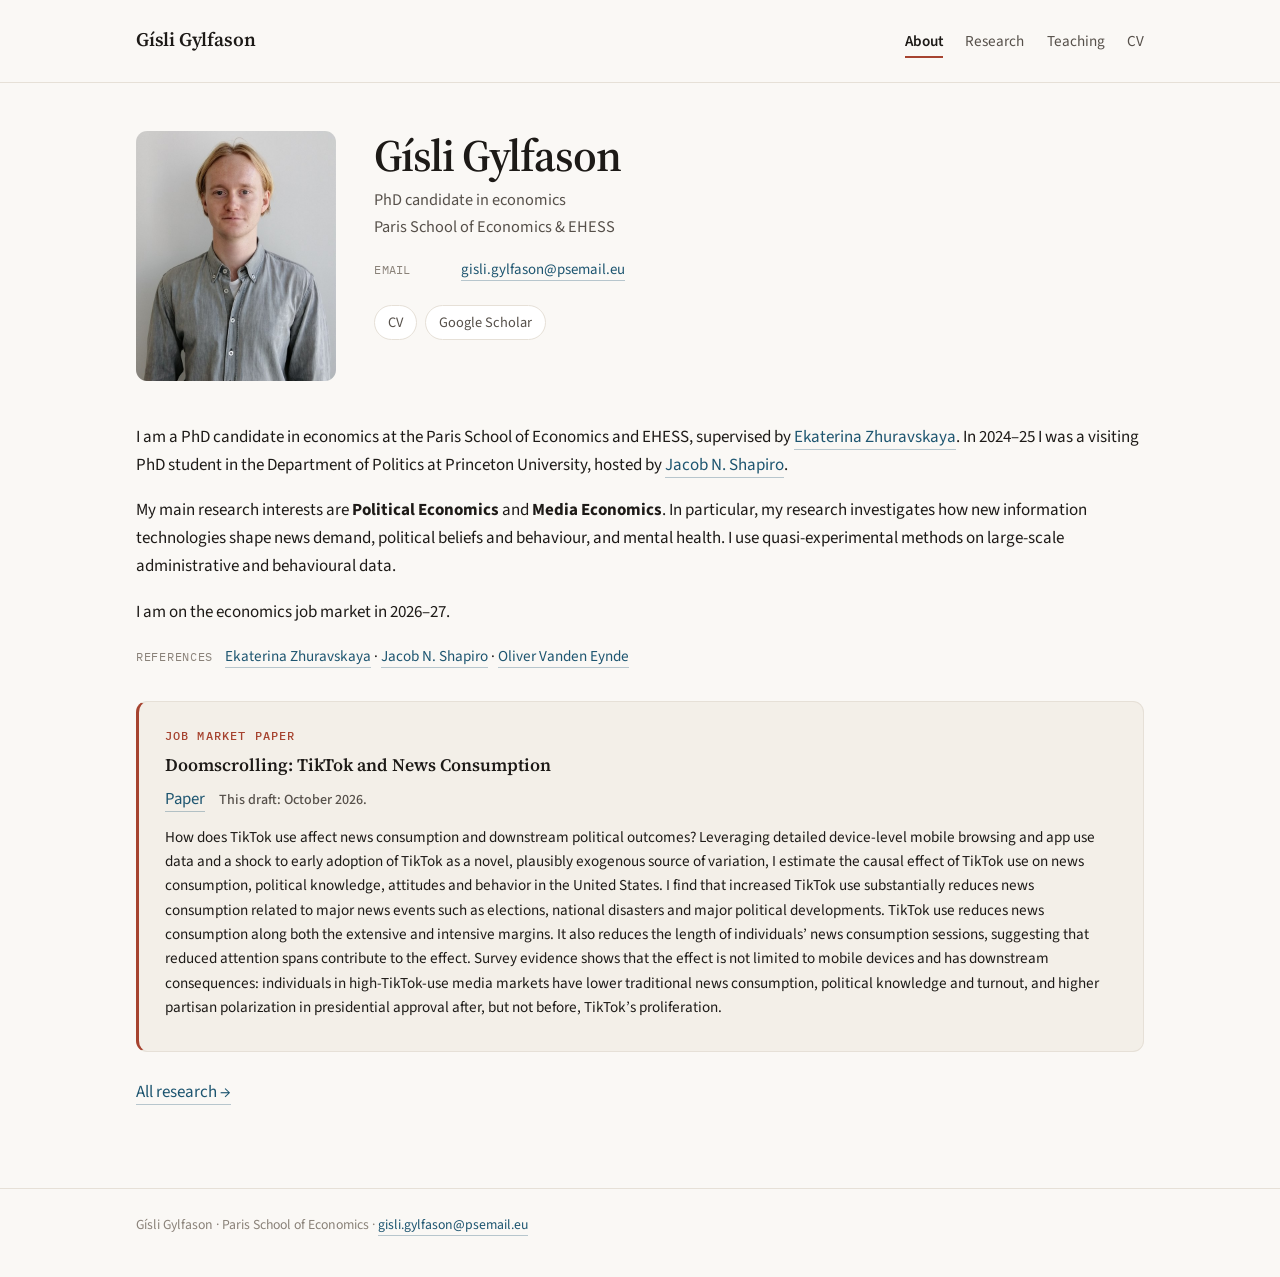
<file: index.html>
<!DOCTYPE html>
<html lang="en">
<head>
<meta charset="utf-8">
<meta name="viewport" content="width=device-width, initial-scale=1">
<title>Gísli Gylfason</title>
<meta name="description" content="Gísli Gylfason is a PhD candidate in economics at the Paris School of Economics and EHESS, working on political economics and media economics.">
<link rel="canonical" href="https://gisligylfason.github.io/">

<!-- Social sharing preview -->
<meta property="og:title" content="Gísli Gylfason">
<meta property="og:description" content="PhD candidate in economics, Paris School of Economics and EHESS. Political economics and media economics.">
<meta property="og:type" content="website">
<meta property="og:url" content="https://gisligylfason.github.io/">
<meta name="twitter:card" content="summary">

<link rel="preconnect" href="https://fonts.googleapis.com">
<link rel="preconnect" href="https://fonts.gstatic.com" crossorigin>
<link href="https://fonts.googleapis.com/css2?family=IBM+Plex+Mono:wght@400;500&family=Source+Sans+3:ital,wght@0,400;0,600;0,700;1,400&family=Source+Serif+4:ital,opsz,wght@0,8..60,400;0,8..60,600;1,8..60,400&display=swap" rel="stylesheet">
<link rel="stylesheet" href="style.css">

<!-- Structured data: tells search engines this page is a person, and which
     person. Only facts already visible on the page. Keep it in step with the
     bio above if the affiliation or interests change. -->
<script type="application/ld+json">
{
  "@context": "https://schema.org",
  "@type": "Person",
  "name": "Gísli Gylfason",
  "givenName": "Gísli",
  "familyName": "Gylfason",
  "url": "https://gisligylfason.github.io/",
  "image": "https://gisligylfason.github.io/assets/photo.jpg",
  "jobTitle": "PhD Candidate in Economics",
  "email": "mailto:gisli.gylfason@psemail.eu",
  "affiliation": [
    { "@type": "Organization", "name": "Paris School of Economics" },
    { "@type": "Organization", "name": "EHESS" }
  ],
  "knowsAbout": ["Political Economics", "Media Economics", "Applied Microeconomics"],
  "sameAs": ["https://scholar.google.com/citations?user=9Wz6pmAAAAAJ"]
}
</script>
</head>
<body>

<header class="masthead">
  <div class="wrap">
    <p class="masthead__name"><a href="index.html">Gísli Gylfason</a></p>
    <nav class="nav">
      <a href="index.html" aria-current="page">About</a>
      <a href="research.html">Research</a>
      <a href="teaching.html">Teaching</a>
      <a href="cv.pdf">CV</a>
    </nav>
  </div>
</header>

<main>
  <div class="wrap">

    <div class="intro">
      <!-- To change the photo, overwrite assets/photo.jpg. Portrait, roughly 3:4 or 4:5. -->
      <img class="intro__photo" src="assets/photo.jpg" alt="Gísli Gylfason" width="168" height="210">

      <div>
        <h1>Gísli Gylfason</h1>
        <p class="intro__role">PhD candidate in economics<br>Paris School of Economics &amp; EHESS</p>

        <ul class="meta-list">
          <li><span class="label">Email</span> <a href="mailto:gisli.gylfason@psemail.eu">gisli.gylfason@psemail.eu</a></li>
        </ul>

        <ul class="linkrow">
          <li><a href="cv.pdf">CV</a></li>
          <li><a href="https://scholar.google.com/citations?user=9Wz6pmAAAAAJ">Google Scholar</a></li>
        </ul>
      </div>
    </div>

    <p>I am a PhD candidate in economics at the Paris School of Economics and EHESS, supervised by
    <a href="https://www.parisschoolofeconomics.com/zhuravskaya-ekaterina/">Ekaterina Zhuravskaya</a>.
    In 2024&ndash;25 I was a visiting PhD student in the Department of Politics at Princeton
    University, hosted by <a href="https://jns.scholar.princeton.edu/">Jacob N. Shapiro</a>.</p>

    <p>My main research interests are <strong>Political Economics</strong> and
    <strong>Media Economics</strong>. In particular, my research investigates how new information
    technologies shape news demand, political beliefs and behaviour, and mental health. I use
    quasi-experimental methods on large-scale administrative and behavioural data.</p>

    <p>I am on the economics job market in 2026&ndash;27.</p>

    <!-- To add a reference, copy one <a> below and edit the name and link. -->
    <p class="refs"><span class="refs__label">References</span>
    <a href="https://www.parisschoolofeconomics.com/zhuravskaya-ekaterina/">Ekaterina Zhuravskaya</a>
    &middot;
    <a href="https://jns.scholar.princeton.edu/">Jacob N. Shapiro</a>
    &middot;
    <a href="https://www.parisschoolofeconomics.eu/en/persons/oliver-vanden-eynde/">Oliver Vanden Eynde</a></p>

    <div class="jmp">
      <p class="jmp__label">Job Market Paper</p>
      <article class="paper">
        <h3 class="paper__title">Doomscrolling: TikTok and News Consumption</h3>
        <ul class="paper__links">
          <li><a href="papers/Doomscrolling_JMP_GYLFASON.pdf">Paper</a></li>
          <li class="paper__draft">This draft: October 2026.</li>
        </ul>
        <p class="paper__abstract">How does TikTok use affect news consumption and downstream political outcomes? Leveraging
          detailed device-level mobile browsing and app use data and a shock to early adoption of
          TikTok as a novel, plausibly exogenous source of variation, I estimate the causal effect of
          TikTok use on news consumption, political knowledge, attitudes and behavior in the United
          States. I find that increased TikTok use substantially reduces news consumption related to
          major news events such as elections, national disasters and major political developments.
          TikTok use reduces news consumption along both the extensive and intensive margins. It also
          reduces the length of individuals&rsquo; news consumption sessions, suggesting that reduced
          attention spans contribute to the effect. Survey evidence shows that the effect is not
          limited to mobile devices and has downstream consequences: individuals in high-TikTok-use
          media markets have lower traditional news consumption, political knowledge and turnout, and
          higher partisan polarization in presidential approval after, but not before,
          TikTok&rsquo;s proliferation.</p>
      </article>
    </div>

    <p style="margin-top:1.6rem"><a href="research.html">All research &rarr;</a></p>

  </div>
</main>

<footer class="foot">
  <div class="wrap">
    <p>Gísli Gylfason &middot; Paris School of Economics &middot; <a href="mailto:gisli.gylfason@psemail.eu">gisli.gylfason@psemail.eu</a></p>
  </div>
</footer>

<!-- Analytics: GoatCounter. No cookies, so no consent banner is needed.
     The data-goatcounter URL must match the site code registered at
     goatcounter.com — if that code changes, change it in all three HTML
     files. Page views are counted by count.js; the custom events
     (CV downloads, abstracts, scroll depth, reference hovers) are in
     analytics.js. Delete both tags to turn tracking off entirely. -->
<script data-goatcounter="https://gisligylfason.goatcounter.com/count"
        async src="https://gc.zgo.at/count.js"></script>
<script src="analytics.js" defer></script>
</body>
</html>
</file>
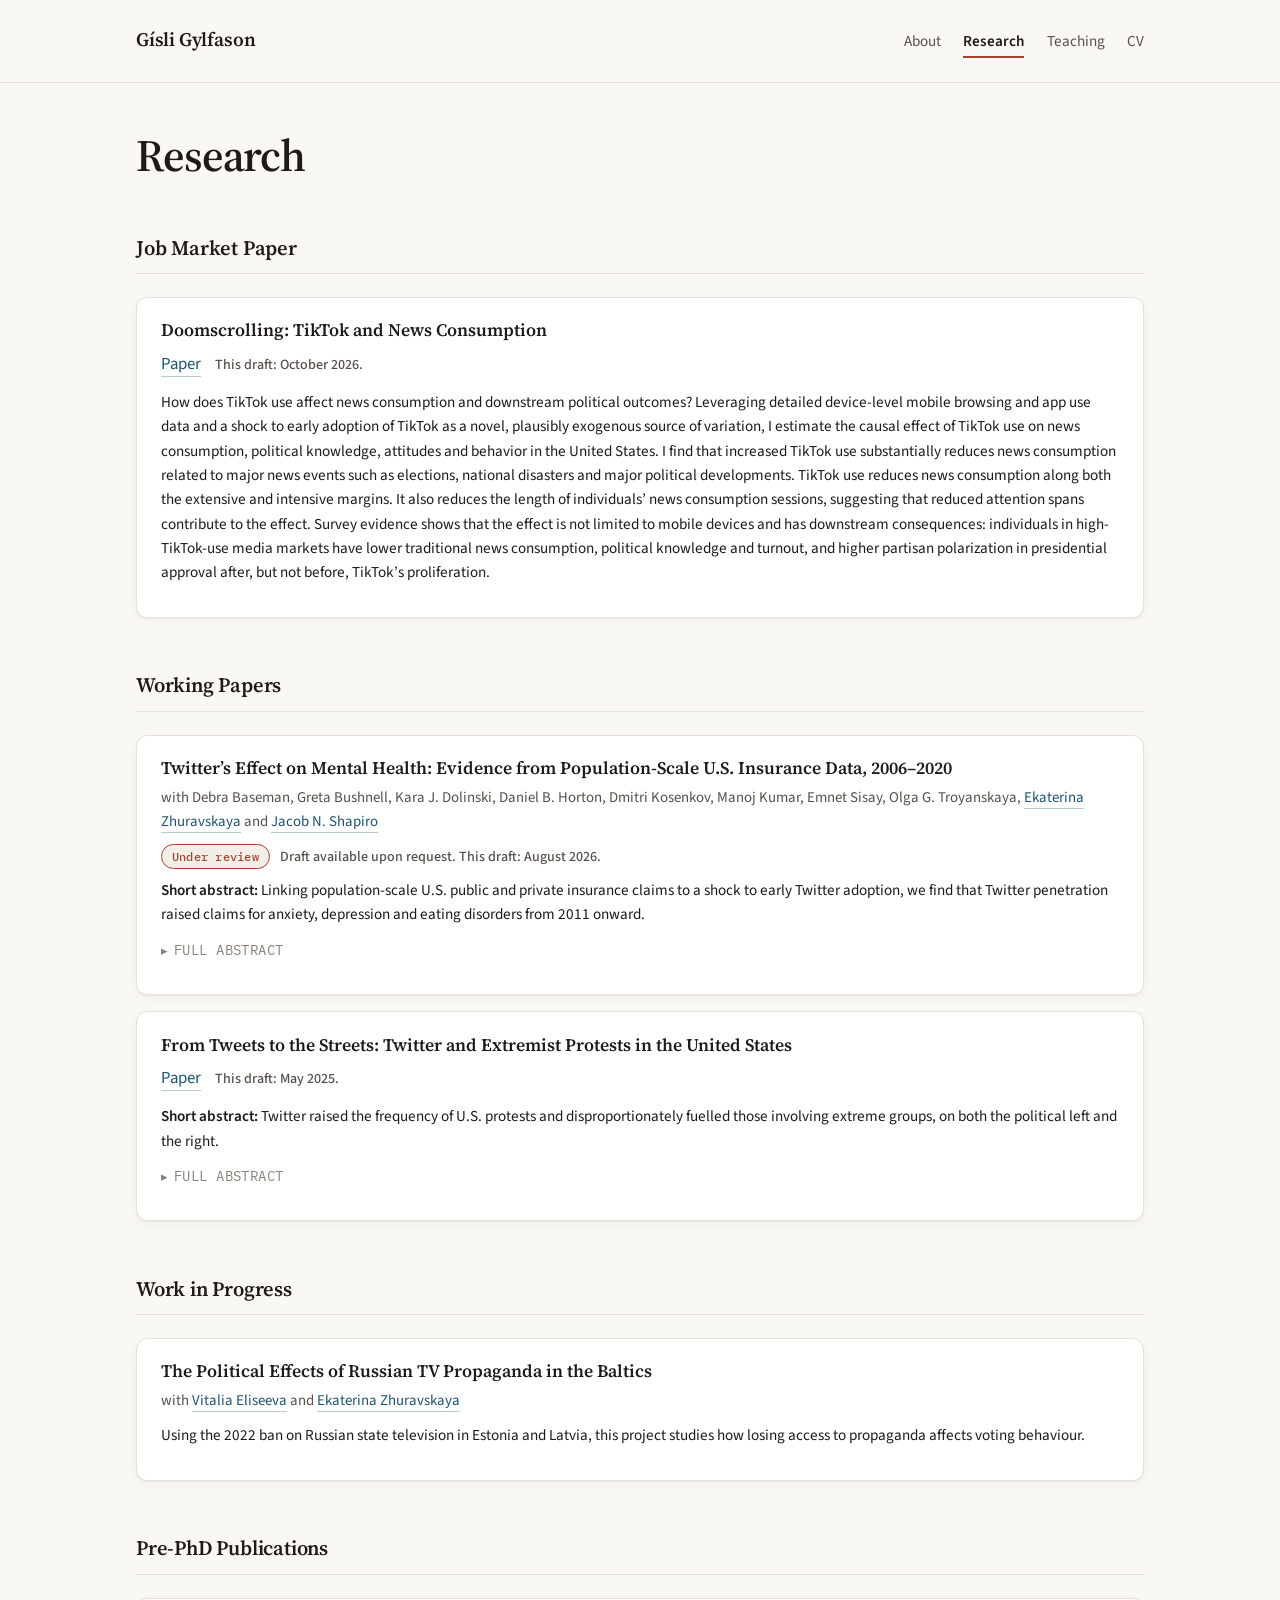
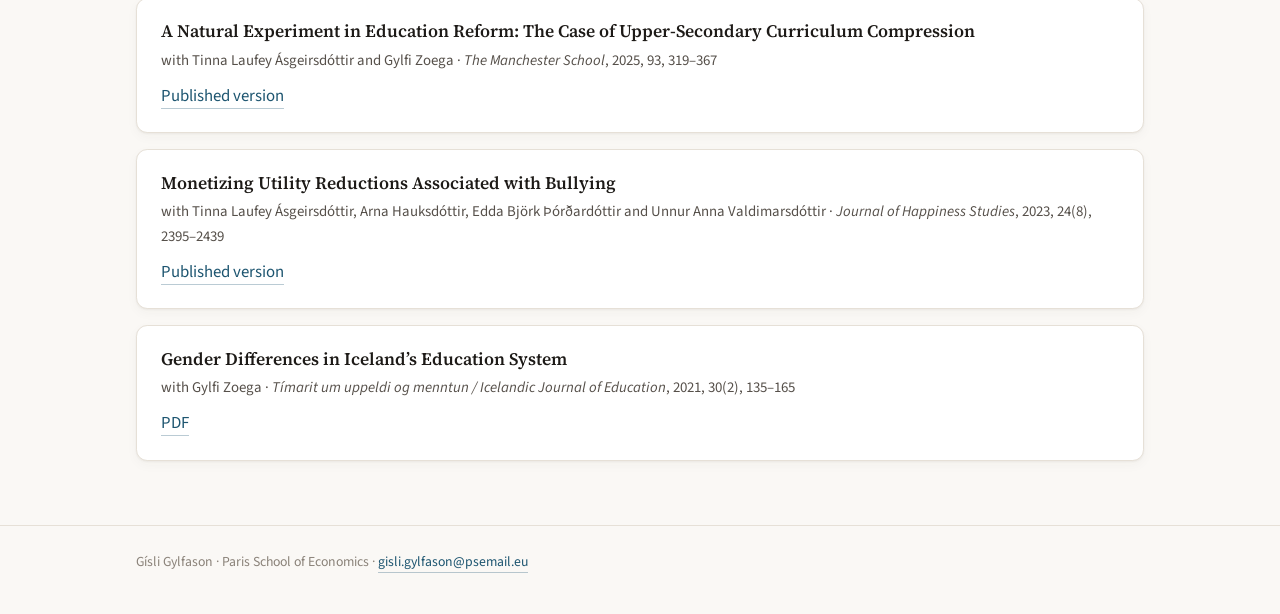
<file: research.html>
<!DOCTYPE html>
<html lang="en">
<head>
<meta charset="utf-8">
<meta name="viewport" content="width=device-width, initial-scale=1">
<title>Research — Gísli Gylfason</title>
<meta name="description" content="Working papers and publications by Gísli Gylfason on political economics and media economics.">
<link rel="canonical" href="https://gisligylfason.github.io/research.html">

<!-- Social sharing preview -->
<meta property="og:title" content="Research — Gísli Gylfason">
<meta property="og:description" content="Working papers and publications on political economics and media economics.">
<meta property="og:type" content="website">
<meta property="og:url" content="https://gisligylfason.github.io/research.html">
<meta name="twitter:card" content="summary">
<link rel="preconnect" href="https://fonts.googleapis.com">
<link rel="preconnect" href="https://fonts.gstatic.com" crossorigin>
<link href="https://fonts.googleapis.com/css2?family=IBM+Plex+Mono:wght@400;500&family=Source+Sans+3:ital,wght@0,400;0,600;0,700;1,400&family=Source+Serif+4:ital,opsz,wght@0,8..60,400;0,8..60,600;1,8..60,400&display=swap" rel="stylesheet">
<link rel="stylesheet" href="style.css">
</head>
<body>

<header class="masthead">
  <div class="wrap">
    <p class="masthead__name"><a href="index.html">Gísli Gylfason</a></p>
    <nav class="nav">
      <a href="index.html">About</a>
      <a href="research.html" aria-current="page">Research</a>
      <a href="teaching.html">Teaching</a>
      <a href="cv.pdf">CV</a>
    </nav>
  </div>
</header>

<main>
  <div class="wrap">

    <h1>Research</h1>

    <!-- =========================================================
         HOW TO ADD A PAPER
         Copy one <article class="paper"> … </article> block below,
         paste it where you want it, and edit the text.
           badge          the pill, e.g. <span class="badge">Under review</span>
           paper__note    the quieter line, e.g. "Draft available upon request."
           paper__summary the short abstract that is always visible
           details        the full abstract, hidden until clicked
           paper__abstract a full abstract shown open, with no short
                          one (used for the job market paper)
         Delete any block you don't need.
         ========================================================= -->

    <h2>Job Market Paper</h2>

    <article class="paper">
      <h3 class="paper__title">Doomscrolling: TikTok and News Consumption</h3>
      <ul class="paper__links">
        <li><a href="papers/Doomscrolling_JMP_GYLFASON.pdf">Paper</a></li>
        <li class="paper__draft">This draft: October 2026.</li>
      </ul>
      <p class="paper__abstract">How does TikTok use affect news consumption and downstream political outcomes? Leveraging
        detailed device-level mobile browsing and app use data and a shock to early adoption of
        TikTok as a novel, plausibly exogenous source of variation, I estimate the causal effect of
        TikTok use on news consumption, political knowledge, attitudes and behavior in the United
        States. I find that increased TikTok use substantially reduces news consumption related to
        major news events such as elections, national disasters and major political developments.
        TikTok use reduces news consumption along both the extensive and intensive margins. It also
        reduces the length of individuals&rsquo; news consumption sessions, suggesting that reduced
        attention spans contribute to the effect. Survey evidence shows that the effect is not
        limited to mobile devices and has downstream consequences: individuals in high-TikTok-use
        media markets have lower traditional news consumption, political knowledge and turnout, and
        higher partisan polarization in presidential approval after, but not before,
        TikTok&rsquo;s proliferation.</p>
    </article>

    <h2>Working Papers</h2>

    <article class="paper">
      <h3 class="paper__title">Twitter&rsquo;s Effect on Mental Health: Evidence from
        Population-Scale U.S. Insurance Data, 2006&ndash;2020</h3>
      <p class="paper__meta">with Debra Baseman, Greta Bushnell, Kara J. Dolinski, Daniel B. Horton,
        Dmitri Kosenkov, Manoj Kumar, Emnet Sisay, Olga G. Troyanskaya,
        <a href="https://www.parisschoolofeconomics.com/zhuravskaya-ekaterina/">Ekaterina Zhuravskaya</a> and
        <a href="https://jns.scholar.princeton.edu/">Jacob N. Shapiro</a></p>
      <p class="paper__note"><span class="badge">Under review</span> Draft available upon request.
        This draft: August 2026.</p>
      <p class="paper__summary"><span class="paper__label">Short abstract:</span> Linking population-scale U.S. public and private insurance claims to
      a shock to early Twitter adoption, we find that Twitter penetration raised claims for anxiety,
      depression and eating disorders from 2011 onward.</p>
      <details>
        <summary>Full abstract</summary>
        <p>Social media may harm mental health, but population-scale causal evidence remains
        limited. Existing studies mostly rely on self-reported outcomes, small samples, and short
        time horizons. We link population-scale health insurance claims across the social media era
        (2006&ndash;2020) to geographic variation in Twitter use. Mental-health claims increase 28%
        more over this period in metropolitan areas with above-median Twitter use. To isolate
        causality we leverage an exogenous shock to Twitter adoption at the 2007 South-by-Southwest
        festival. We estimate that a one-percentage-point increase in metropolitan-area adult
        Twitter use, relative to that year&rsquo;s national average, led to 3.5 additional annual
        claims per 100 insured for anxiety, depression, and eating disorders. The effect remains
        stable between 2011 and 2020, is larger for women and, among the privately insured,
        adolescents. These results suggest social media may harm mental health directly, through
        content, and indirectly, by changing social interactions.</p>
      </details>
    </article>

    <article class="paper">
      <h3 class="paper__title">From Tweets to the Streets: Twitter and Extremist Protests in the
        United States</h3>
      <ul class="paper__links">
        <li><a href="papers/GYLFASON_TweetsStreets_May2025.pdf">Paper</a></li>
        <li class="paper__draft">This draft: May 2025.</li>
      </ul>
      <p class="paper__summary"><span class="paper__label">Short abstract:</span> Twitter raised the frequency of U.S. protests and disproportionately
      fuelled those involving extreme groups, on both the political left and the right.</p>
      <details>
        <summary>Full abstract</summary>
        <p>How does social media affect the composition of political protests in the United States?
        Using early adoption of Twitter as a plausibly exogenous source of variation in county-level
        Twitter penetration, and comprehensive data on protest events, this paper finds that Twitter
        penetration increases the frequency of protests overall, but also radicalizes them. Twitter
        disproportionately fuels protests with participation of &ldquo;extreme&rdquo; groups &mdash;
        groups that are particularly militant, radical, or hateful &mdash; both on the political
        left and right. Survey data suggest that coordination is not the only mechanism:
        county-level Twitter penetration also intensifies opinions, plausibly increasing
        individuals&rsquo; willingness to partake in protests involving extreme groups.</p>
      </details>
    </article>

    <h2>Work in Progress</h2>

    <article class="paper">
      <h3 class="paper__title">The Political Effects of Russian TV Propaganda in the Baltics</h3>
      <p class="paper__meta">with <a href="https://vitaliaeliseeva.github.io/">Vitalia Eliseeva</a> and
        <a href="https://www.parisschoolofeconomics.com/zhuravskaya-ekaterina/">Ekaterina Zhuravskaya</a></p>
      <p class="paper__summary">Using the 2022 ban on Russian state television in Estonia and Latvia,
      this project studies how losing access to propaganda affects voting behaviour.</p>
    </article>

    <h2>Pre-PhD Publications</h2>

    <article class="paper">
      <h3 class="paper__title">
        <a href="https://onlinelibrary.wiley.com/doi/full/10.1111/manc.12504">A Natural Experiment
        in Education Reform: The Case of Upper-Secondary Curriculum Compression</a>
      </h3>
      <p class="paper__meta">
        with Tinna Laufey Ásgeirsdóttir and Gylfi Zoega &middot;
        <span class="paper__venue">The Manchester School</span>, 2025, 93, 319&ndash;367
      </p>
      <ul class="paper__links">
        <li><a href="https://onlinelibrary.wiley.com/doi/full/10.1111/manc.12504">Published version</a></li>
      </ul>
    </article>

    <article class="paper">
      <h3 class="paper__title">
        <a href="https://link.springer.com/article/10.1007/s10902-023-00666-y">Monetizing Utility
        Reductions Associated with Bullying</a>
      </h3>
      <p class="paper__meta">
        with Tinna Laufey Ásgeirsdóttir, Arna Hauksdóttir, Edda Björk Þórðardóttir and
        Unnur Anna Valdimarsdóttir &middot;
        <span class="paper__venue">Journal of Happiness Studies</span>, 2023, 24(8), 2395&ndash;2439
      </p>
      <ul class="paper__links">
        <li><a href="https://link.springer.com/article/10.1007/s10902-023-00666-y">Published version</a></li>
      </ul>
    </article>

    <article class="paper">
      <h3 class="paper__title">
        <a href="https://eprints.bbk.ac.uk/id/eprint/50126/1/3459-5953-1-PB%20%282%29.pdf">Gender
        Differences in Iceland&rsquo;s Education System</a>
      </h3>
      <p class="paper__meta">
        with Gylfi Zoega &middot;
        <span class="paper__venue">Tímarit um uppeldi og menntun / Icelandic Journal of Education</span>,
        2021, 30(2), 135&ndash;165
      </p>
      <ul class="paper__links">
        <li><a href="https://eprints.bbk.ac.uk/id/eprint/50126/1/3459-5953-1-PB%20%282%29.pdf">PDF</a></li>
      </ul>
    </article>

  </div>
</main>

<footer class="foot">
  <div class="wrap">
    <p>Gísli Gylfason &middot; Paris School of Economics &middot; <a href="mailto:gisli.gylfason@psemail.eu">gisli.gylfason@psemail.eu</a></p>
  </div>
</footer>

<!-- Analytics: GoatCounter. No cookies, so no consent banner is needed.
     The data-goatcounter URL must match the site code registered at
     goatcounter.com — if that code changes, change it in all three HTML
     files. Page views are counted by count.js; the custom events
     (CV downloads, abstracts, scroll depth, reference hovers) are in
     analytics.js. Delete both tags to turn tracking off entirely. -->
<script data-goatcounter="https://gisligylfason.goatcounter.com/count"
        async src="https://gc.zgo.at/count.js"></script>
<script src="analytics.js" defer></script>
</body>
</html>
</file>
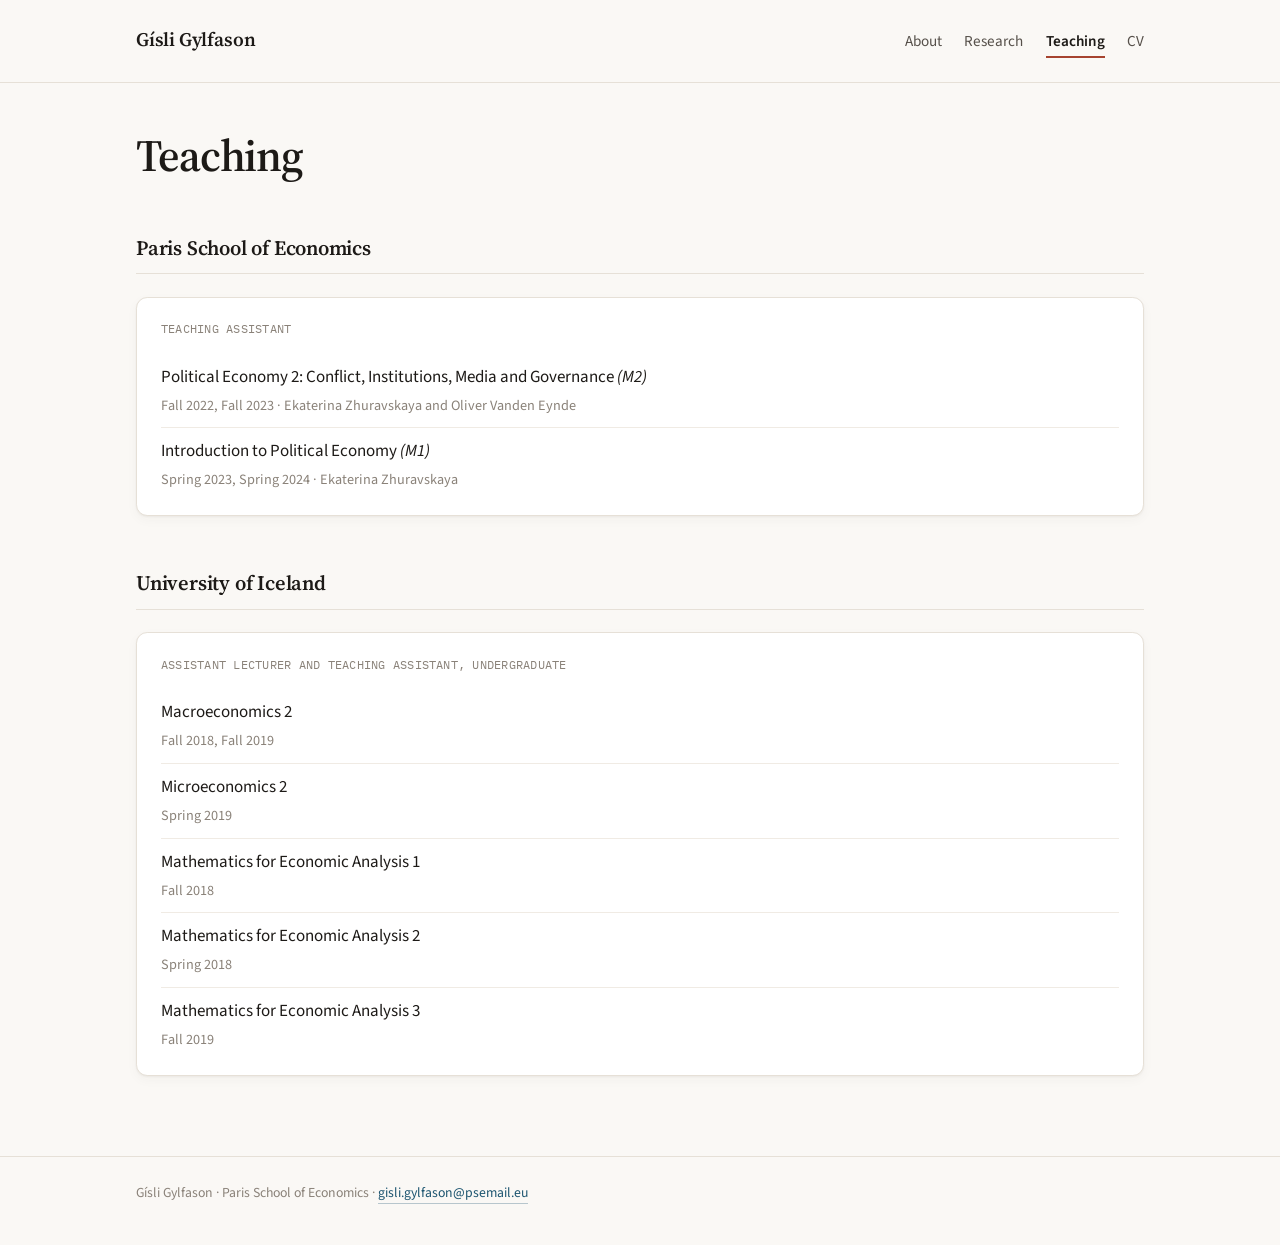
<file: teaching.html>
<!DOCTYPE html>
<html lang="en">
<head>
<meta charset="utf-8">
<meta name="viewport" content="width=device-width, initial-scale=1">
<title>Teaching — Gísli Gylfason</title>
<meta name="description" content="Teaching experience of Gísli Gylfason at the Paris School of Economics and the University of Iceland.">
<link rel="canonical" href="https://gisligylfason.github.io/teaching.html">

<!-- Social sharing preview -->
<meta property="og:title" content="Teaching — Gísli Gylfason">
<meta property="og:description" content="Teaching at the Paris School of Economics and the University of Iceland.">
<meta property="og:type" content="website">
<meta property="og:url" content="https://gisligylfason.github.io/teaching.html">
<meta name="twitter:card" content="summary">
<link rel="preconnect" href="https://fonts.googleapis.com">
<link rel="preconnect" href="https://fonts.gstatic.com" crossorigin>
<link href="https://fonts.googleapis.com/css2?family=IBM+Plex+Mono:wght@400;500&family=Source+Sans+3:ital,wght@0,400;0,600;0,700;1,400&family=Source+Serif+4:ital,opsz,wght@0,8..60,400;0,8..60,600;1,8..60,400&display=swap" rel="stylesheet">
<link rel="stylesheet" href="style.css">
</head>
<body>

<header class="masthead">
  <div class="wrap">
    <p class="masthead__name"><a href="index.html">Gísli Gylfason</a></p>
    <nav class="nav">
      <a href="index.html">About</a>
      <a href="research.html">Research</a>
      <a href="teaching.html" aria-current="page">Teaching</a>
      <a href="cv.pdf">CV</a>
    </nav>
  </div>
</header>

<main>
  <div class="wrap">

    <h1>Teaching</h1>

    <h2>Paris School of Economics</h2>

    <div class="course-group">
      <p class="course-group__role">Teaching assistant</p>
      <ul class="courses">
        <li>
          <span class="course-name">Political Economy 2: Conflict, Institutions, Media and Governance <em>(M2)</em></span>
          <span class="course-detail">Fall 2022, Fall 2023 &middot; Ekaterina Zhuravskaya and Oliver Vanden Eynde</span>
        </li>
        <li>
          <span class="course-name">Introduction to Political Economy <em>(M1)</em></span>
          <span class="course-detail">Spring 2023, Spring 2024 &middot; Ekaterina Zhuravskaya</span>
        </li>
      </ul>
    </div>

    <h2>University of Iceland</h2>

    <div class="course-group">
      <p class="course-group__role">Assistant lecturer and teaching assistant, undergraduate</p>
      <ul class="courses">
        <li>
          <span class="course-name">Macroeconomics 2</span>
          <span class="course-detail">Fall 2018, Fall 2019</span>
        </li>
        <li>
          <span class="course-name">Microeconomics 2</span>
          <span class="course-detail">Spring 2019</span>
        </li>
        <li>
          <span class="course-name">Mathematics for Economic Analysis 1</span>
          <span class="course-detail">Fall 2018</span>
        </li>
        <li>
          <span class="course-name">Mathematics for Economic Analysis 2</span>
          <span class="course-detail">Spring 2018</span>
        </li>
        <li>
          <span class="course-name">Mathematics for Economic Analysis 3</span>
          <span class="course-detail">Fall 2019</span>
        </li>
      </ul>
    </div>

  </div>
</main>

<footer class="foot">
  <div class="wrap">
    <p>Gísli Gylfason &middot; Paris School of Economics &middot; <a href="mailto:gisli.gylfason@psemail.eu">gisli.gylfason@psemail.eu</a></p>
  </div>
</footer>

<!-- Analytics: GoatCounter. No cookies, so no consent banner is needed.
     The data-goatcounter URL must match the site code registered at
     goatcounter.com — if that code changes, change it in all three HTML
     files. Page views are counted by count.js; the custom events
     (CV downloads, abstracts, scroll depth, reference hovers) are in
     analytics.js. Delete both tags to turn tracking off entirely. -->
<script data-goatcounter="https://gisligylfason.goatcounter.com/count"
        async src="https://gc.zgo.at/count.js"></script>
<script src="analytics.js" defer></script>
</body>
</html>
</file>
<file: style.css>
/* ============================================================
   gisligylfason.github.io — stylesheet
   Everything visual lives in this one file.

   The palette is warm rather than neutral grey, and papers sit
   on white cards over a faintly warm page. Small labels are set
   in a mono face. Change the variables below, not the rules.
   ============================================================ */

:root {
  color-scheme: light;   /* light only, whatever the device's dark mode setting */

  --ink:       #1d1a17;   /* warm near-black, body text */
  --ink-soft:   #56504a;   /* secondary text */
  --ink-faint:  #8a8279;   /* labels, captions */
  --rule:       #e6e0d7;   /* borders */
  --rule-soft:  #f0ebe4;   /* faint dividers */
  --bg:         #faf8f5;   /* the page itself, faintly warm */
  --surface:    #ffffff;   /* cards sit on top of --bg */
  --bg-tint:    #f3efe8;   /* job market block, badges */
  --link:       #1d5570;
  --link-hover: #123a4e;
  --accent:     #a6432f;

  --serif: "Source Serif 4", Charter, "Bitstream Charter", "Sitka Text", Cambria, Georgia, serif;
  --sans:  "Source Sans 3", -apple-system, BlinkMacSystemFont, "Segoe UI", Roboto, Helvetica, Arial, sans-serif;
  --mono:  "IBM Plex Mono", ui-monospace, SFMono-Regular, "SF Mono", Menlo, Consolas, monospace;

  --measure: 66rem;   /* page width on a computer; phones just use the full screen */
  --radius:  .7rem;   /* corner rounding on cards */
}

/* ---------- reset-ish ---------- */
*, *::before, *::after { box-sizing: border-box; }

html { -webkit-text-size-adjust: 100%; }

body {
  margin: 0;
  background: var(--bg);
  color: var(--ink);
  font-family: var(--sans);
  font-size: 17px;
  line-height: 1.65;
  -webkit-font-smoothing: antialiased;
  text-rendering: optimizeLegibility;
}

img { max-width: 100%; display: block; }

a {
  color: var(--link);
  text-decoration: none;
  border-bottom: 1px solid rgba(29, 85, 112, 0.3);
  transition: color .12s ease, border-color .12s ease;
}
a:hover { color: var(--link-hover); border-bottom-color: currentColor; }

/* ---------- layout ---------- */
.wrap {
  max-width: var(--measure);
  margin: 0 auto;
  padding: 0 1.5rem;
}

/* ---------- masthead ---------- */
.masthead {
  border-bottom: 1px solid var(--rule);
  background: var(--bg);
}
.masthead .wrap {
  display: flex;
  flex-wrap: wrap;
  align-items: baseline;
  justify-content: space-between;
  gap: .5rem 1.5rem;
  padding-top: 1.5rem;
  padding-bottom: 1.5rem;
}
.masthead__name {
  font-family: var(--serif);
  font-size: 1.2rem;
  font-weight: 600;
  letter-spacing: -0.01em;
  margin: 0;
}
.masthead__name a { color: var(--ink); border-bottom: none; }
.masthead__name a:hover { color: var(--accent); }

.nav {
  display: flex;
  flex-wrap: wrap;
  gap: 1.4rem;
  font-size: .95rem;
}
.nav a {
  color: var(--ink-soft);
  border-bottom: none;
  padding-bottom: 2px;
}
.nav a:hover { color: var(--accent); }
.nav a[aria-current="page"] {
  color: var(--ink);
  font-weight: 600;
  border-bottom: 2px solid var(--accent);
}

/* ---------- main ---------- */
main { padding: 3rem 0 4rem; }

h1 {
  font-family: var(--serif);
  font-size: 2.8rem;
  font-weight: 600;
  line-height: 1.1;
  letter-spacing: -0.025em;
  margin: 0 0 .4rem;
}

h2 {
  font-family: var(--serif);
  font-size: 1.28rem;
  font-weight: 600;
  letter-spacing: -0.01em;
  margin: 3.2rem 0 1.4rem;
  padding-bottom: .5rem;
  border-bottom: 1px solid var(--rule);
}
h2:first-child { margin-top: 0; }

p { margin: 0 0 1.1rem; }

/* ---------- intro block (home) ---------- */
.intro {
  display: grid;
  grid-template-columns: 200px 1fr;
  gap: 2.4rem;
  align-items: start;
  margin-bottom: 2.6rem;
}
.intro__photo {
  width: 200px;
  height: 250px;
  object-fit: cover;
  border-radius: var(--radius);
  background: var(--bg-tint);
}
.intro__role {
  color: var(--ink-soft);
  font-size: 1.02rem;
  margin: 0 0 1.1rem;
}

/* contact / link row under the name */
.meta-list {
  list-style: none;
  margin: 0;
  padding: 0;
  font-size: .93rem;
  color: var(--ink-soft);
}
.meta-list li { margin-bottom: .2rem; }
.meta-list .label {
  display: inline-block;
  min-width: 5.2rem;
  font-family: var(--mono);
  font-size: .78rem;
  letter-spacing: .02em;
  text-transform: uppercase;
  color: var(--ink-faint);
}

.linkrow {
  display: flex;
  flex-wrap: wrap;
  gap: .5rem;
  margin: 1.4rem 0 0;
  padding: 0;
  list-style: none;
}
.linkrow a {
  display: inline-block;
  padding: .3rem .8rem;
  border: 1px solid var(--rule);
  border-radius: 999px;
  background: var(--surface);
  font-size: .9rem;
  color: var(--ink-soft);
}
.linkrow a:hover {
  color: var(--accent);
  border-color: var(--accent);
}

/* references line on the homepage */
.refs { font-size: .95rem; }
.refs__label {
  font-family: var(--mono);
  font-size: .74rem;
  letter-spacing: .06em;
  text-transform: uppercase;
  color: var(--ink-faint);
  margin-right: .55rem;
}

/* ---------- job market paper block ---------- */
.jmp {
  border: 1px solid var(--rule);
  border-left: 3px solid var(--accent);
  border-radius: var(--radius);
  background: var(--bg-tint);
  padding: 1.5rem 1.6rem 1.3rem;
  margin: 2rem 0 1rem;
}
.jmp__label {
  font-family: var(--mono);
  font-size: .74rem;
  font-weight: 500;
  letter-spacing: .1em;
  text-transform: uppercase;
  color: var(--accent);
  margin: 0 0 .55rem;
}
/* the paper inside the block is not itself a card */
.jmp .paper {
  margin: 0;
  padding: 0;
  border: none;
  background: none;
  box-shadow: none;
  border-radius: 0;
}

/* ---------- papers (cards) ---------- */
.paper {
  background: var(--surface);
  border: 1px solid var(--rule);
  border-radius: var(--radius);
  padding: 1.35rem 1.5rem;
  margin: 0 0 1rem;
  box-shadow: 0 1px 2px rgba(60, 45, 30, .05), 0 4px 12px rgba(60, 45, 30, .035);
}
.paper:last-child { margin-bottom: 0; }

.paper__title {
  font-family: var(--serif);
  font-size: 1.1rem;
  font-weight: 600;
  line-height: 1.35;
  margin: 0 0 .3rem;
}
.paper__title a { color: var(--ink); border-bottom: none; }
.paper__title a:hover { color: var(--accent); }

.paper__meta {
  font-size: .93rem;
  color: var(--ink-soft);
  margin: 0 0 .6rem;
}
.paper__venue { font-style: italic; }

/* status pill, e.g. "Under review" */
.badge {
  display: inline-block;
  padding: .1rem .62rem;
  font-family: var(--mono);
  font-size: .74rem;
  font-weight: 500;
  letter-spacing: .02em;
  border-radius: 999px;
  color: var(--accent);
  border: 1.5px solid var(--accent);
  background: var(--bg-tint);
  margin-right: .45rem;
}

/* availability line, e.g. "Draft available upon request." */
.paper__note {
  font-size: .88rem;
  font-weight: 500;
  color: var(--ink-soft);
  margin: 0 0 .55rem;
}

/* short abstract, shown above the full-abstract disclosure;
   and a full abstract shown open, as on the job market paper */
.paper__summary,
.paper__abstract {
  font-size: .95rem;
  line-height: 1.6;
  margin: 0 0 .7rem;
}
.paper__label { font-weight: 600; color: var(--ink); }

/* abstract disclosure */
.paper details {
  margin: 0 0 .6rem;
  font-size: .95rem;
}
.paper summary {
  cursor: pointer;
  color: var(--ink-faint);
  font-family: var(--mono);
  font-size: .88rem;
  letter-spacing: .03em;
  text-transform: uppercase;
  list-style: none;
  display: inline-flex;
  align-items: center;
  gap: .35rem;
  user-select: none;
}
.paper summary::-webkit-details-marker { display: none; }
.paper summary::before {
  content: "▸";
  font-size: .9em;
  transition: transform .15s ease;
  display: inline-block;
}
.paper details[open] summary::before { transform: rotate(90deg); }
.paper summary:hover { color: var(--accent); }
.paper details p {
  margin: .7rem 0 0;
  padding-left: .9rem;
  border-left: 2px solid var(--rule);
  color: var(--ink-soft);
  line-height: 1.6;
}

.paper__links {
  display: flex;
  flex-wrap: wrap;
  gap: .45rem .9rem;
  margin: .5rem 0 .7rem;
  padding: 0;
  list-style: none;
  font-size: 1.05rem;
}
.paper__links:last-child { margin-bottom: 0; }
/* grey "This draft: …" date, on the same line as the Paper link */
.paper__links { align-items: baseline; }
.paper__draft {
  font-size: .88rem;
  font-weight: 500;
  color: var(--ink-soft);
}

/* ---------- teaching ---------- */
.course-group {
  background: var(--surface);
  border: 1px solid var(--rule);
  border-radius: var(--radius);
  padding: 1.35rem 1.5rem;
  margin-bottom: 1rem;
  box-shadow: 0 1px 2px rgba(60, 45, 30, .05), 0 4px 12px rgba(60, 45, 30, .035);
}
.course-group__where {
  font-weight: 600;
  font-size: 1rem;
  margin: 0 0 .15rem;
}
.course-group__role {
  font-family: var(--mono);
  font-size: .76rem;
  letter-spacing: .02em;
  text-transform: uppercase;
  color: var(--ink-faint);
  margin: 0 0 .9rem;
}
.courses { list-style: none; margin: 0; padding: 0; }
.courses li {
  padding: .55rem 0;
  border-bottom: 1px solid var(--rule-soft);
}
.courses li:last-child { border-bottom: none; padding-bottom: 0; }
.courses .course-name { display: block; }
.courses .course-detail {
  font-size: .89rem;
  color: var(--ink-faint);
}

/* ---------- footer ---------- */
.foot {
  border-top: 1px solid var(--rule);
  padding: 1.6rem 0 2.5rem;
  font-size: .86rem;
  color: var(--ink-faint);
}
.foot p { margin: 0; }

/* ---------- responsive ---------- */
@media (max-width: 620px) {
  body { font-size: 16px; }
  .intro {
    grid-template-columns: 1fr;
    gap: 1.4rem;
  }
  .intro__photo { width: 168px; height: 210px; }
  h1 { font-size: 2.2rem; }
  .masthead .wrap { padding-top: 1.1rem; padding-bottom: 1.1rem; }
  .nav { gap: 1rem; font-size: .9rem; }
  main { padding: 2.2rem 0 3rem; }
  .paper, .course-group { padding: 1.1rem 1.15rem; }
  .jmp { padding: 1.2rem 1.2rem 1rem; }
}

/* ---------- print ---------- */
@media print {
  .masthead, .foot, .linkrow { display: none; }
  body { font-size: 11pt; color: #000; background: #fff; }
  .paper, .course-group, .jmp {
    border: none;
    box-shadow: none;
    background: none;
    padding: 0;
    margin-bottom: 1.2rem;
  }
  .paper details[open] p, .paper details p { display: block; }
}
</file>
